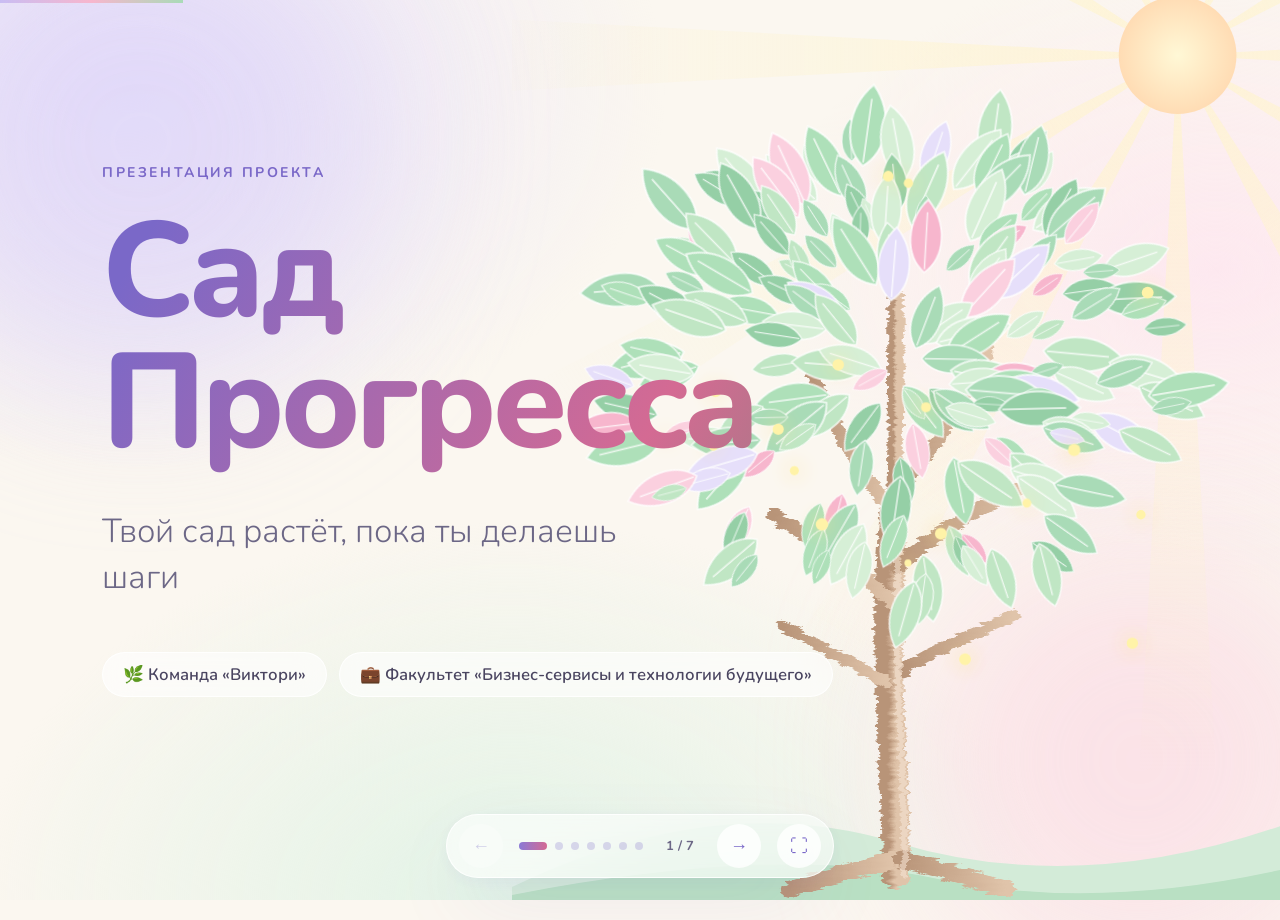
<file: index.html>
<!DOCTYPE html>
<html lang="ru">
<head>
<meta charset="utf-8">
<meta name="viewport" content="width=device-width, initial-scale=1, viewport-fit=cover">
<title>Сад Прогресса</title>
<link href="https://fonts.googleapis.com/css2?family=Nunito:wght@300;400;600;700;800&display=swap" rel="stylesheet">
<style>
:root{--ink:#4a4560;--soft:#6c6786;--lav:#e6dffa;--lavd:#7a68c8;--pink:#fde3ec;--pinkd:#d46a93;--green:#dcf0e0;--greend:#4c9a6a;--cream:#fbf7f0;
--glass:rgba(255,255,255,.52);--edge:1px solid rgba(255,255,255,.85);--shadow:0 30px 80px -20px rgba(122,104,200,.22),0 4px 16px rgba(122,104,200,.06)}
*{box-sizing:border-box;margin:0;padding:0}
html,body{height:100%;overflow:hidden}
body{font-family:Nunito,'Segoe UI',system-ui,sans-serif;color:var(--ink);background:var(--cream);-webkit-font-smoothing:antialiased;text-rendering:optimizeLegibility;-webkit-tap-highlight-color:transparent}
.bg{position:fixed;inset:0;background:radial-gradient(60% 60% at 10% 10%,#ece6fb 0,transparent 70%),radial-gradient(50% 50% at 95% 30%,#fde8ef 0,transparent 70%),radial-gradient(60% 60% at 40% 100%,#e2f3e6 0,transparent 70%)}
.orb{position:fixed;border-radius:50%;filter:blur(80px);opacity:.55;animation:drift 22s ease-in-out infinite alternate;pointer-events:none}
.o1{width:38vw;height:38vw;left:-8vw;top:-8vw;background:#d9cff7}
.o2{width:34vw;height:34vw;right:-6vw;bottom:-6vw;background:#fbd3e1;animation-delay:-9s}
@keyframes drift{to{transform:translate(6vw,5vh) scale(1.15)}}
#bar{position:fixed;top:0;left:0;height:3px;width:0;background:linear-gradient(90deg,#c9bdf3,#f7b6cd,#a9dbb7);transition:width .9s cubic-bezier(.2,.8,.2,1);z-index:30}
.slide{position:absolute;inset:0;padding:clamp(40px,7vw,96px) clamp(24px,8vw,140px) 130px;display:flex;flex-direction:column;justify-content:center;overflow-y:auto;opacity:0;visibility:hidden;transform:translateY(24px) scale(.99);transition:opacity .9s,transform 1s cubic-bezier(.2,.8,.2,1),visibility 0s 1s}
.slide.before{transform:translateY(-24px) scale(.99)}
.slide.active{opacity:1;visibility:visible;transform:none;transition-delay:0s}
.wrap{width:100%;max-width:1100px;margin:0 auto;position:relative;z-index:2}
.r{opacity:0;transform:translateY(26px);filter:blur(8px);transition:opacity 1s,transform 1.1s cubic-bezier(.2,.8,.2,1),filter 1s}
.active .r{opacity:1;transform:none;filter:none;transition-delay:calc(.3s + var(--i,0)*.14s)}
.eyebrow{display:block;font-weight:700;font-size:clamp(12px,1.2vw,14px);letter-spacing:.18em;text-transform:uppercase;color:var(--lavd);margin-bottom:clamp(14px,2vw,24px)}
h1,h2,h3{font-weight:800;letter-spacing:-.025em;line-height:1.08;color:var(--ink)}
h2{font-size:clamp(34px,5.4vw,72px);margin-bottom:clamp(20px,3vw,40px)}
h3{font-size:clamp(18px,1.8vw,24px);font-weight:700;letter-spacing:-.01em;margin-bottom:6px}
p{font-size:clamp(16px,1.55vw,21px);line-height:1.7;color:var(--soft);font-weight:400}
.lead{font-size:clamp(18px,2.1vw,28px);line-height:1.6;max-width:820px;font-weight:300;color:var(--ink)}
.lead b{font-weight:700;background:linear-gradient(120deg,var(--lavd),var(--pinkd));-webkit-background-clip:text;background-clip:text;color:transparent}
.glass{position:relative;background:var(--glass);border:var(--edge);border-radius:32px;box-shadow:var(--shadow);backdrop-filter:blur(24px) saturate(1.6);-webkit-backdrop-filter:blur(24px) saturate(1.6);padding:clamp(24px,3vw,44px)}
.pill{display:inline-flex;align-items:center;gap:8px;padding:10px 20px;border-radius:99px;background:rgba(255,255,255,.6);border:var(--edge);font-weight:600;font-size:clamp(14px,1.3vw,17px);color:var(--ink);backdrop-filter:blur(14px)}
.row{display:flex;gap:12px;flex-wrap:wrap}
.dot{width:46px;height:46px;border-radius:16px;display:grid;place-items:center;font-size:22px;flex:none;background:linear-gradient(135deg,var(--lav),var(--pink))}
/* title */
#s1 h1{font-size:clamp(56px,10.5vw,148px);font-weight:800;letter-spacing:-.04em;line-height:.98;background:linear-gradient(120deg,#7a68c8 5%,#d46a93 55%,#4c9a6a 100%);-webkit-background-clip:text;background-clip:text;color:transparent;margin-bottom:clamp(18px,2.4vw,32px);padding-bottom:.06em}
.slogan{font-size:clamp(20px,2.6vw,36px);font-weight:300;line-height:1.4;max-width:560px;margin-bottom:clamp(28px,4vw,52px)}
#tree{position:absolute;right:0;bottom:0;height:100%;width:60%;z-index:1;pointer-events:none}
#tree svg{width:100%;height:100%}
.draw{stroke-dasharray:var(--l);stroke-dashoffset:var(--l);animation:draw 2.6s .3s cubic-bezier(.4,0,.2,1) forwards}
@keyframes draw{to{stroke-dashoffset:0}}
.bk{opacity:0;animation:fi 1.6s 1.8s forwards}@keyframes fi{to{opacity:1}}
.lf{transform:scale(0);animation:pop 1.2s cubic-bezier(.3,1.4,.5,1) forwards,sway 7s ease-in-out infinite alternate}
@keyframes pop{to{transform:scale(1)}}
@keyframes sway{from{rotate:-3deg}to{rotate:3deg}}
.ff{animation:fly var(--t) ease-in-out infinite alternate,blink 3s ease-in-out infinite;filter:drop-shadow(0 0 8px #ffe58a)}
@keyframes fly{to{transform:translate(var(--dx),var(--dy))}}
@keyframes blink{50%{opacity:.2}}
.rays{transform-origin:520px 40px;animation:spin 140s linear infinite}
@keyframes spin{to{transform:rotate(360deg)}}
/* stats */
.stats{display:grid;grid-template-columns:1fr 1fr 1.2fr;gap:clamp(16px,2.4vw,32px);margin-top:clamp(28px,4vw,56px)}
.sc{--c:#7a68c8;--c2:#c9bdf3;text-align:center;padding:clamp(28px,3.4vw,48px) clamp(18px,2vw,28px)}
.sc.b{--c:#d46a93;--c2:#f7b6cd}.sc.c{--c:#4c9a6a;--c2:#a9dbb7}
.sc:before{content:"";position:absolute;inset:-2px;z-index:-1;border-radius:34px;background:linear-gradient(135deg,var(--c2),transparent 70%);filter:blur(26px);opacity:.75;animation:glow 4s ease-in-out infinite alternate}
@keyframes glow{to{opacity:.35;transform:scale(1.04)}}
.sc .big{font-size:clamp(76px,9vw,132px);font-weight:800;letter-spacing:-.05em;line-height:1;background:linear-gradient(160deg,var(--c),var(--c2));-webkit-background-clip:text;background-clip:text;color:transparent;padding-bottom:.05em}
.sc h3{margin:6px 0 16px;font-weight:600;color:var(--soft);font-size:clamp(16px,1.6vw,21px)}
.meter{height:8px;border-radius:9px;background:rgba(122,104,200,.12);overflow:hidden;margin:0 auto;max-width:200px}
.meter i{display:block;height:100%;width:0;border-radius:9px;background:linear-gradient(90deg,var(--c2),var(--c));box-shadow:0 0 14px var(--c2);transition:width 2.2s .8s cubic-bezier(.3,.8,.2,1)}
.active .meter i{width:var(--w)}
.pct{display:inline-block;margin-top:14px;font-weight:800;font-size:clamp(18px,1.9vw,24px);color:var(--c)}
.sc.win{border:1.5px solid rgba(76,154,106,.55);background:rgba(255,255,255,.7);box-shadow:0 30px 90px -16px rgba(76,154,106,.5)}
.sc.win:before{opacity:1;inset:-6px;filter:blur(34px);background:linear-gradient(135deg,#a9dbb7,#fbd0df 80%)}
.badge{position:absolute;top:-16px;left:50%;transform:translateX(-50%);white-space:nowrap;padding:8px 18px;border-radius:99px;font-weight:800;font-size:13px;letter-spacing:.04em;color:#fff;background:linear-gradient(120deg,#4c9a6a,#7cc59a);box-shadow:0 10px 24px -6px rgba(76,154,106,.7)}
.sc.win .big{font-size:clamp(88px,10.5vw,152px)}
.btn span{transition:transform .4s cubic-bezier(.2,.8,.2,1)}.btn:hover span{transform:translateX(8px)}
.btn.big{padding:clamp(22px,2.6vw,32px) clamp(40px,5.4vw,76px);font-size:clamp(20px,2.6vw,32px);position:relative;overflow:hidden}
.btn.big:after{content:"";position:absolute;top:0;left:-60%;width:40%;height:100%;background:linear-gradient(100deg,transparent,rgba(255,255,255,.45),transparent);transform:skewX(-20deg);transition:left .8s}
.btn.big:hover:after{left:130%}
/* user */
.grid2{display:grid;grid-template-columns:1fr 1fr;gap:clamp(20px,3vw,48px);align-items:center}
.avatar{width:96px;height:96px;border-radius:50%;display:grid;place-items:center;font-size:44px;font-weight:800;color:#fff;background:linear-gradient(135deg,#b9a9ee,#f6a9c4);box-shadow:0 18px 40px -10px rgba(212,106,147,.5);margin-bottom:22px}
.steps{display:flex;flex-direction:column;gap:14px;margin-top:26px}
.steps div{display:flex;gap:14px;align-items:center;font-weight:600;color:var(--ink);font-size:clamp(15px,1.5vw,19px)}
/* tariff */
.tariff{max-width:560px;margin:0 auto;text-align:center;padding:clamp(32px,4vw,56px);overflow:hidden}
.tariff:before{content:"";position:absolute;inset:0;background:radial-gradient(70% 50% at 50% 0,rgba(201,189,243,.55),transparent 70%);z-index:-1}
.price{font-size:clamp(64px,8vw,104px);font-weight:800;letter-spacing:-.05em;line-height:1;margin:16px 0 4px;background:linear-gradient(120deg,#7a68c8,#d46a93);-webkit-background-clip:text;background-clip:text;color:transparent;padding-bottom:.06em}
.price small{font-size:.28em;letter-spacing:0;font-weight:600;color:var(--soft);-webkit-text-fill-color:var(--soft)}
.list{list-style:none;text-align:left;margin:30px 0 32px;display:flex;flex-direction:column;gap:16px}
.list li{display:flex;gap:14px;align-items:center;font-weight:600;color:var(--ink);font-size:clamp(15px,1.5vw,19px)}
.list li:before{content:"✓";flex:none;width:28px;height:28px;border-radius:50%;display:grid;place-items:center;font-size:14px;color:#fff;background:linear-gradient(135deg,#a9dbb7,#4c9a6a)}
.btn{display:inline-flex;align-items:center;gap:12px;padding:clamp(16px,1.8vw,22px) clamp(32px,4vw,52px);border-radius:99px;font:800 clamp(17px,2vw,24px) Nunito,sans-serif;color:#fff;text-decoration:none;background:linear-gradient(120deg,#8a79d6,#d46a93);box-shadow:0 20px 44px -10px rgba(138,121,214,.65);transition:transform .4s cubic-bezier(.2,.8,.2,1),box-shadow .4s}
.btn:hover{transform:translateY(-4px) scale(1.03);box-shadow:0 28px 56px -10px rgba(212,106,147,.7)}
.btn.big{margin-top:clamp(24px,3vw,40px);animation:pulse 3s ease-in-out infinite}
@keyframes pulse{50%{box-shadow:0 20px 64px -6px rgba(212,106,147,.7)}}
.phone{width:min(240px,56vw);aspect-ratio:9/18;margin:0 auto;border-radius:40px;padding:10px;background:rgba(255,255,255,.55);border:var(--edge);box-shadow:var(--shadow);animation:float 6s ease-in-out infinite alternate}
.phone div{height:100%;border-radius:31px;background:linear-gradient(180deg,#efe9fc,#e2f3e6);display:flex;flex-direction:column;align-items:center;justify-content:flex-end;padding:16px;gap:10px}
.phone i{font-style:normal;font-size:84px;margin-bottom:auto;margin-top:30px}
.phone span{width:100%;padding:10px;border-radius:16px;background:rgba(255,255,255,.85);text-align:center;font-weight:600;font-size:13px;color:var(--ink)}
@keyframes float{to{transform:translateY(-14px)}}
/* timeline */
.tl{position:relative;display:grid;grid-template-columns:repeat(3,1fr);gap:clamp(20px,3vw,40px);padding-top:46px}
.tl:before{content:"";position:absolute;top:12px;left:0;height:4px;width:0;border-radius:4px;background:linear-gradient(90deg,#c9bdf3,#f7b6cd,#a9dbb7);transition:width 2.4s .6s cubic-bezier(.3,.8,.2,1)}
.active .tl:before{width:100%}
.tl .glass:after{content:"";position:absolute;top:-45px;left:34px;width:22px;height:22px;border-radius:50%;background:#fff;border:5px solid var(--n,#7a68c8);box-shadow:0 0 0 8px rgba(255,255,255,.5),0 0 24px var(--n,#7a68c8)}
.tl .glass:nth-child(2){--n:#d46a93}.tl .glass:nth-child(3){--n:#4c9a6a}
.month{font-size:clamp(28px,3.2vw,44px);font-weight:800;letter-spacing:-.03em;color:var(--n,#7a68c8);margin-bottom:10px}
/* nav */
#nav{position:fixed;left:50%;bottom:max(22px,env(safe-area-inset-bottom));transform:translateX(-50%);display:flex;align-items:center;gap:16px;padding:9px 12px;border-radius:99px;background:rgba(255,255,255,.6);border:var(--edge);backdrop-filter:blur(24px);-webkit-backdrop-filter:blur(24px);box-shadow:var(--shadow);z-index:30}
#nav button{width:44px;height:44px;border:0;border-radius:50%;font-size:18px;cursor:pointer;color:var(--lavd);background:rgba(255,255,255,.8);transition:transform .3s,opacity .3s}
#nav button:hover{transform:scale(1.1)}
#nav button:disabled{opacity:.3;cursor:default;transform:none}
.dots{display:flex;gap:8px}
.dots i{width:8px;height:8px;border-radius:9px;background:rgba(122,104,200,.25);cursor:pointer;transition:all .5s cubic-bezier(.2,.8,.2,1)}
.dots i.on{width:28px;background:linear-gradient(90deg,#8a79d6,#d46a93)}
#cnt{font-weight:700;font-size:13px;color:var(--soft);min-width:42px;text-align:center}
@media(max-width:860px){
.grid2,.stats,.tl{grid-template-columns:1fr}.sc.win{margin-top:14px}
.slide{justify-content:flex-start;padding-top:48px}
#tree{width:100%;opacity:.4}
.tl{gap:56px}.dots{display:none}
}
@media(prefers-reduced-motion:reduce){*{animation-duration:.01s!important;transition-duration:.01s!important}}
</style>
</head>
<body>
<div class="bg"></div><div class="orb o1"></div><div class="orb o2"></div><div id="bar"></div>

<!-- 1 -->
<section class="slide" id="s1"><div id="tree" aria-hidden="true">
<svg viewBox="0 0 600 700" preserveAspectRatio="xMidYMax meet">
<defs>
<radialGradient id="sun"><stop offset="0" stop-color="#fff8d6"/><stop offset="1" stop-color="#ffdcb4"/></radialGradient>
<linearGradient id="rayg" x1="0" y1="0" x2="0" y2="1"><stop offset="0" stop-color="#fff4cc" stop-opacity=".7"/><stop offset="1" stop-color="#fff4cc" stop-opacity="0"/></linearGradient>
<filter id="bark" x="-30%" y="-5%" width="160%" height="110%"><feTurbulence type="fractalNoise" baseFrequency=".05 .32" numOctaves="3" seed="4" result="n"/><feDisplacementMap in="SourceGraphic" in2="n" scale="8" xChannelSelector="R" yChannelSelector="G"/></filter>
<linearGradient id="trunk" x1="0" x2="1"><stop offset="0" stop-color="#b89478"/><stop offset="1" stop-color="#e0c4aa"/></linearGradient>
</defs>
<g class="rays"><g transform="translate(520 40)" id="rays"></g></g>
<circle cx="520" cy="40" r="46" fill="url(#sun)"/>
<path d="M-20 700 Q150 610 300 655 T620 635 V700Z" fill="#d3ebd8"/>
<path d="M-20 700 Q200 655 330 683 T620 672 V700Z" fill="#b9e0c3"/>
<g fill="none" stroke="url(#trunk)" stroke-linecap="round" filter="url(#bark)">
<path class="draw" style="--l:330" stroke-width="22" d="M300 680 C300 590 288 500 298 400"/>
<path class="draw" style="--l:150" stroke-width="11" d="M300 470 C270 440 240 420 205 400"/>
<path class="draw" style="--l:150" stroke-width="11" d="M300 440 C335 410 370 390 410 372"/>
<path class="draw" style="--l:160" stroke-width="10" d="M298 400 C270 360 250 330 235 290"/>
<path class="draw" style="--l:160" stroke-width="10" d="M302 380 C335 340 355 310 372 270"/>
<path class="draw" style="--l:180" stroke-width="12" d="M298 400 C300 340 300 300 300 230"/>
<path class="draw" style="--l:120" stroke-width="9" d="M292 530 C260 510 235 500 212 486"/>
<path class="draw" style="--l:120" stroke-width="9" d="M306 520 C340 500 365 490 392 478"/>
<path class="draw" style="--l:90" stroke-width="13" d="M298 668 C270 676 245 682 218 692"/>
<path class="draw" style="--l:90" stroke-width="13" d="M304 668 C332 676 358 682 386 692"/>
<path class="draw" style="--l:330" stroke-width="5" stroke="#f6e3d2" stroke-opacity=".6" d="M307 680 C307 590 295 500 304 400"/>
</g>
<g id="bark"></g><g id="leaves"></g><g id="flies"></g>
</svg></div>
<div class="wrap">
<span class="eyebrow r" style="--i:0">Презентация проекта</span>
<h1 class="r" style="--i:1">Сад<br>Прогресса</h1>
<p class="slogan r" style="--i:2">Твой сад растёт, пока ты делаешь шаги</p>
<div class="row r" style="--i:3"><span class="pill">🌿 Команда «Виктори»</span><span class="pill">💼 Факультет «Бизнес-сервисы и технологии будущего»</span></div> 
</div></section>

<!-- 2 -->
<section class="slide" id="s2"><div class="wrap">
<span class="eyebrow r" style="--i:0">Проблема · удержание в трекере</span>
<h2 class="r" style="--i:1">Начать — так непросто</h2>
<p class="lead r" style="--i:2">Людям с СДВГ сложно начинать большие задачи. Они бросают их на полпути и чувствуют <b>вину</b> из-за жёстких дедлайнов.</p>
<div class="stats">
<div class="glass sc r" style="--i:3"><div class="big"><span data-to="50">0</span></div><h3>человек опрошено</h3><div class="meter"><i style="--w:100%"></i></div></div>
<div class="glass sc b r" style="--i:4"><div class="big"><span data-to="42">0</span></div><h3>забросили обычные трекеры</h3><div class="meter"><i style="--w:84%"></i></div><div class="pct"><span data-to="84">0</span>%</div></div>
<div class="glass sc c win r" style="--i:5"><div class="badge">★ Наш главный успех</div><div class="big"><span data-to="38">0</span></div><h3>остались в нашем трекере «Сад Прогресса»</h3><div class="meter"><i style="--w:76%"></i></div><div class="pct"><span data-to="76">0</span>%</div></div>
</div></div></section>

<!-- 3 -->
<section class="slide" id="s3"><div class="wrap">
<span class="eyebrow r" style="--i:0">Пользователь и решение</span>
<h2 class="r" style="--i:1">Знакомьтесь, Андрей</h2>
<div class="grid2">
<div class="glass r" style="--i:2"><div class="avatar">А</div><h3>Андрей, 16 лет, школьник</h3><p>Готовится к экзаменам, но застревает перед объёмными домашками и боится осуждения из-за срывов.</p></div>
<div class="r" style="--i:3"><p class="lead" style="font-size:clamp(18px,1.9vw,26px)">Наше приложение <b>бережно</b> разбивает задачи на микро-шаги с помощью ИИ. Оно начисляет капельки и позволяет растить сад, который не погибает от пропусков.</p>
<div class="steps"><div><span class="dot">✨</span>Микро-шаги с помощью ИИ</div><div><span class="dot">💧</span>Капельки за каждый шаг</div><div><span class="dot">🌳</span>Сад, который ждёт тебя</div></div></div>
</div></div></section>

<!-- 4 -->
<section class="slide" id="s4"><div class="wrap">
<span class="eyebrow r" style="--i:0">Актуальность идеи</span>
<h2 class="r" style="--i:1">Время бережных приложений</h2>
<p class="lead r" style="--i:2;max-width:940px">Подростки и взрослые устали от выгорания и жёсткой продуктивности. Растёт спрос на «бережные» приложения (<b>mental health tech</b>). Мы решаем проблему мотивации <b>без насилия над собой</b>.</p>
<div class="row r" style="--i:3;margin-top:clamp(28px,4vw,52px)"><span class="pill">🌫️ Усталость от выгорания</span><span class="pill">🌱 Mental health tech</span><span class="pill">💚 Мотивация без давления</span></div>
</div></section>

<!-- 5 -->
<section class="slide" id="s5"><div class="wrap">
<span class="eyebrow r" style="--i:0;text-align:center">Деньги и монетизация</span>
<div class="glass tariff r" style="--i:1">
<span class="pill">✨ Премиум</span>
<div class="price">399 ₽<small> / мес</small></div>
<p>3 дня бесплатно</p>
<ul class="list"><li>Личный «Дух сада» — ИИ-психолог</li><li>Редкие растения</li><li>Глубокий разбор задач</li><li>Голосовое сопровождение</li></ul>
<a class="btn" href="index12.html" target="_blank" rel="noopener">Попробовать бесплатно</a>
</div></div></section>

<!-- 6 -->
<section class="slide" id="s6"><div class="wrap">
<span class="eyebrow r" style="--i:0">Прототип</span>
<div class="grid2">
<div><h2 class="r" style="--i:1">Он уже работает</h2>
<p class="lead r" style="--i:2">Создан рабочий PWA-прототип с ИИ-чатом, садом и голосовым вводом.</p>
<a class="btn big r" style="--i:3" href="index12.html" target="_blank" rel="noopener">Перейти на сайт <span>→</span></a></div>
<div class="phone r" style="--i:3"><div><i>🌳</i><span>💧 Шаг 1: открыть файл</span><span>💧 Шаг 2: написать план</span><span>🎙️ Скажи задачу голосом</span></div></div>
</div></div></section>

<!-- 7 -->
<section class="slide" id="s7"><div class="wrap">
<span class="eyebrow r" style="--i:0">Что дальше</span>
<h2 class="r" style="--i:1">Дорожная карта</h2>
<div class="tl r" style="--i:2">
<div class="glass"><div class="month">Октябрь</div><h3>Тестирование</h3><p>Внедрение реального ИИ и интеграция с календарём</p></div>
<div class="glass"><div class="month">Ноябрь</div><h3>Реальный ИИ</h3><p>Тестирование на ральных пользоватеях</p></div>
<div class="glass"><div class="month">Декабрь</div><h3>Запуск маркетинга</h3><p>В Telegram-сообществах.</p></div>
</div></div></section>

<nav id="nav"><button id="prev" aria-label="Назад">←</button><div class="dots" id="dots"></div><span id="cnt">1 / 7</span><button id="next" aria-label="Вперёд">→</button><button id="fs" aria-label="Во весь экран">⛶</button></nav>

<script>
const NS='http://www.w3.org/2000/svg',el=(n,a,p)=>{const e=document.createElementNS(NS,n);for(const k in a)e.setAttribute(k,a[k]);p&&p.appendChild(e);return e};
let s=7;const rnd=()=>(s=s*16807%2147483647)/2147483647;
const rg=document.getElementById('rays');
for(let i=0;i<12;i++)el('path',{d:'M0 0 L-30 560 L30 560Z',fill:'url(#rayg)',transform:`rotate(${i*30})`},rg);
const bk=document.getElementById('bark');
for(let i=0;i<34;i++){const y=420+rnd()*250,x=299+(rnd()-.5)*18;el('path',{d:`M${x} ${y} q3 -9 -1 -19 t2 -17`,stroke:'#8a6249','stroke-opacity':.45,'stroke-width':1+rnd()*1.4,'stroke-linecap':'round',fill:'none',class:'bk'},bk)}
const cols=['#a9dbb7','#c0e6c4','#95cfa6','#d6efd6','#aee0b9'],pk=['#fbd0df','#f7b6cd','#e6dffa'],pts=[];
for(let i=0;i<190;i++){const a=rnd()*6.283,r=Math.sqrt(rnd()),x=300+Math.cos(a)*r*210,y=285+Math.sin(a)*r*170;if(y>470)continue;pts.push({x,y,rot:Math.atan2(y-285,x-300)*57.3+90+rnd()*50-25,sc:.6+rnd()*.8,c:rnd()<.16?pk[i%3]:cols[i%5]})}
pts.sort((a,b)=>a.y-b.y);
const lv=document.getElementById('leaves');
pts.forEach((p,i)=>{const g=el('g',{transform:`translate(${p.x} ${p.y}) rotate(${p.rot}) scale(${p.sc})`},lv);
const l=el('g',{class:'lf',style:`animation-delay:${1.6+i*.022}s,${i%5}s`},g);
el('path',{d:'M0 0C-13-10-13-32 0-46C13-32 13-10 0 0Z',fill:p.c,stroke:'rgba(255,255,255,.7)','stroke-width':1.2},l);
el('path',{d:'M0 -2V-38',stroke:'rgba(255,255,255,.75)','stroke-width':1,fill:'none'},l)});
const fl=document.getElementById('flies');
for(let i=0;i<18;i++)el('circle',{cx:120+rnd()*380,cy:120+rnd()*420,r:2.5+rnd()*2.5,fill:'#fff3a8',class:'ff',style:`--dx:${rnd()*60-30}px;--dy:${rnd()*60-30}px;--t:${4+rnd()*5}s;animation-delay:${rnd()*3+2}s,${rnd()*2}s`},fl);
const slides=[...document.querySelectorAll('.slide')],N=slides.length,dots=document.getElementById('dots'),bar=document.getElementById('bar'),cnt=document.getElementById('cnt'),prev=document.getElementById('prev'),next=document.getElementById('next');
let cur=-1,timer;
slides.forEach((_,i)=>{const d=document.createElement('i');d.onclick=()=>go(i);dots.appendChild(d)});
function count(){cancelAnimationFrame(timer);const els=[...document.querySelectorAll('[data-to]')],t0=performance.now()+700;const f=t=>{const k=Math.min(Math.max((t-t0)/2200,0),1),e=1-Math.pow(1-k,3);els.forEach(x=>x.textContent=Math.round(+x.dataset.to*e));if(k<1)timer=requestAnimationFrame(f)};timer=requestAnimationFrame(f)}
function go(n){n=Math.max(0,Math.min(N-1,n));if(n===cur)return;
slides.forEach((x,i)=>{x.classList.toggle('active',i===n);x.classList.toggle('before',i<n);if(i===n)x.scrollTop=0});
if(n===1)count();else document.querySelectorAll('[data-to]').forEach(x=>x.textContent=0);
[...dots.children].forEach((d,i)=>d.classList.toggle('on',i===n));
bar.style.width=((n+1)/N*100)+'%';cnt.textContent=(n+1)+' / '+N;prev.disabled=n===0;next.disabled=n===N-1;cur=n;history.replaceState(null,'','#'+(n+1))}
document.addEventListener('keydown',e=>{if(['ArrowRight','ArrowDown','PageDown',' '].includes(e.key)){e.preventDefault();go(cur+1)}else if(['ArrowLeft','ArrowUp','PageUp'].includes(e.key)){e.preventDefault();go(cur-1)}else if(e.key==='Home')go(0);else if(e.key==='End')go(N-1);else if(e.key==='f')fs()});
prev.onclick=()=>go(cur-1);next.onclick=()=>go(cur+1);
function fs(){document.fullscreenElement?document.exitFullscreen():document.documentElement.requestFullscreen&&document.documentElement.requestFullscreen()}
document.getElementById('fs').onclick=fs;
let x0=null,y0=0;
document.addEventListener('touchstart',e=>{x0=e.touches[0].clientX;y0=e.touches[0].clientY},{passive:true});
document.addEventListener('touchend',e=>{if(x0===null)return;const dx=e.changedTouches[0].clientX-x0,dy=e.changedTouches[0].clientY-y0;if(Math.abs(dx)>60&&Math.abs(dx)>Math.abs(dy)*1.4)go(cur+(dx<0?1:-1));x0=null},{passive:true});
go((parseInt(location.hash.slice(1))||1)-1);
</script>
</body>
</html>
</file>
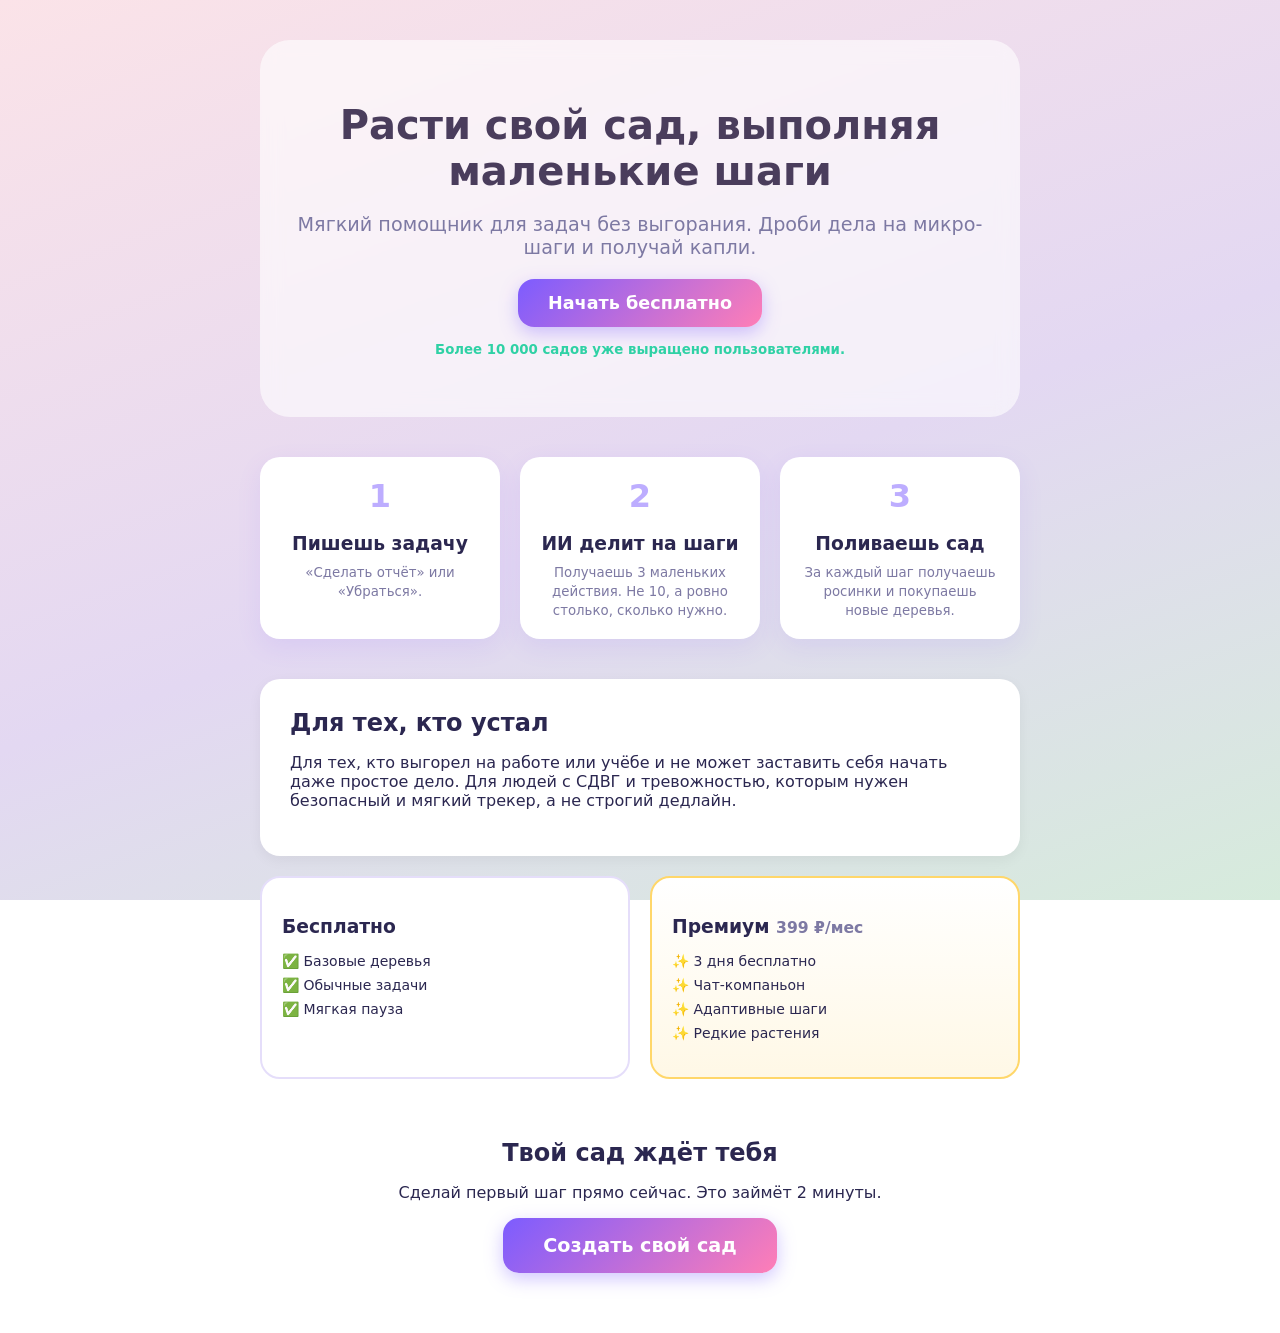
<file: beta.html>
<!DOCTYPE html>
<html lang="ru">
<head>
  <meta charset="UTF-8">
  <meta name="viewport" content="width=device-width, initial-scale=1.0">
  <title>Сад Прогресса — мягкий трекер задач</title>
  <link href="https://fonts.googleapis.com/css2?family=Comfortaa:wght@500;700&family=Nunito:wght@400;600;800&display=swap" rel="stylesheet">
  <link rel="stylesheet" href="styles.css">
  <style>
    /* Стили для лендинга */
    .landing { max-width: 800px; margin: 0 auto; padding: 20px; }
    .hero-l { text-align: center; padding: 60px 20px; background: rgba(255,255,255,0.6); border-radius: 30px; margin-top: 20px; backdrop-filter: blur(10px); }
    .hero-l h1 { font-size: 2.5rem; margin-bottom: 10px; color: var(--xink); }
    .hero-l p { font-size: 1.2rem; color: var(--mut); margin-bottom: 20px; }
    .hero-l small { display: block; margin-top: 15px; color: var(--mint); font-weight: bold; }
    
    .steps { display: grid; grid-template-columns: repeat(auto-fit, minmax(200px, 1fr)); gap: 20px; margin: 40px 0; }
    .step-card { background: #fff; padding: 20px; border-radius: 20px; text-align: center; box-shadow: 0 8px 24px rgba(124,92,255,.1); }
    .step-card .num { font-size: 2rem; font-weight: 800; color: var(--pri); opacity: 0.5; }

    .target { background: #fff; padding: 30px; border-radius: 20px; margin: 20px 0; box-shadow: 0 4px 14px rgba(0,0,0,0.05); }
    .target h2 { margin-bottom: 15px; }
    
    .pricing { display: grid; grid-template-columns: 1fr 1fr; gap: 20px; margin: 20px 0; }
    .price-card { background: #fff; padding: 20px; border-radius: 20px; border: 2px solid #e5defa; }
    .price-card.gold { border-color: #ffd76a; background: linear-gradient(#fff,#fff8e6); }
    .price-card h3 { margin-bottom: 10px; }
    .price-card ul { list-style: none; padding: 0; }
    .price-card li { margin-bottom: 8px; font-size: 14px; }
    
    .final-cta { text-align: center; padding: 40px; }
    .final-cta button { font-size: 1.2rem; padding: 16px 40px; }
  </style>
</head>
<body class="hm-on">
  <div id="art">
    <!-- Фоновый SVG из вашего основного файла -->
  </div>

  <main class="landing">
    <!-- 1. ПЕРВЫЙ ЭКРАН -->
    <section class="hero-l">
      <h1>Расти свой сад, выполняя маленькие шаги</h1>
      <p>Мягкий помощник для задач без выгорания. Дроби дела на микро-шаги и получай капли.</p>
      <a href="index.html" style="text-decoration:none;">
        <button class="btn go" style="font-size: 1.1rem; padding: 14px 30px;">Начать бесплатно</button>
      </a>
      <small>Более 10 000 садов уже выращено пользователями.</small>
    </section>

    <!-- 2. КАК ЭТО РАБОТАЕТ (3 ШАГА) -->
    <section class="steps">
      <div class="step-card">
        <div class="num">1</div>
        <h3>Пишешь задачу</h3>
        <small>«Сделать отчёт» или «Убраться».</small>
      </div>
      <div class="step-card">
        <div class="num">2</div>
        <h3>ИИ делит на шаги</h3>
        <small>Получаешь 3 маленьких действия. Не 10, а ровно столько, сколько нужно.</small>
      </div>
      <div class="step-card">
        <div class="num">3</div>
        <h3>Поливаешь сад</h3>
        <small>За каждый шаг получаешь росинки и покупаешь новые деревья.</small>
      </div>
    </section>

    <!-- 3. ДЛЯ КОГО -->
    <section class="target">
      <h2>Для тех, кто устал</h2>
      <p>Для тех, кто выгорел на работе или учёбе и не может заставить себя начать даже простое дело. Для людей с СДВГ и тревожностью, которым нужен безопасный и мягкий трекер, а не строгий дедлайн.</p>
    </section>

    <!-- 4. СКОЛЬКО СТОИТ -->
    <section class="pricing">
      <div class="price-card">
        <h3>Бесплатно</h3>
        <ul>
          <li>✅ Базовые деревья</li>
          <li>✅ Обычные задачи</li>
          <li>✅ Мягкая пауза</li>
        </ul>
      </div>
      <div class="price-card gold">
        <h3>Премиум <small>399 ₽/мес</small></h3>
        <ul>
          <li>✨ 3 дня бесплатно</li>
          <li>✨ Чат-компаньон</li>
          <li>✨ Адаптивные шаги</li>
          <li>✨ Редкие растения</li>
        </ul>
      </div>
    </section>

    <!-- 5. ПРИЗЫВ К ДЕЙСТВИЮ -->
    <section class="final-cta">
      <h2>Твой сад ждёт тебя</h2>
      <p>Сделай первый шаг прямо сейчас. Это займёт 2 минуты.</p>
      <a href="index.html" style="text-decoration:none;">
        <button class="btn go">Создать свой сад</button>
      </a>
    </section>
  </main>
</body>
</html>
</file>
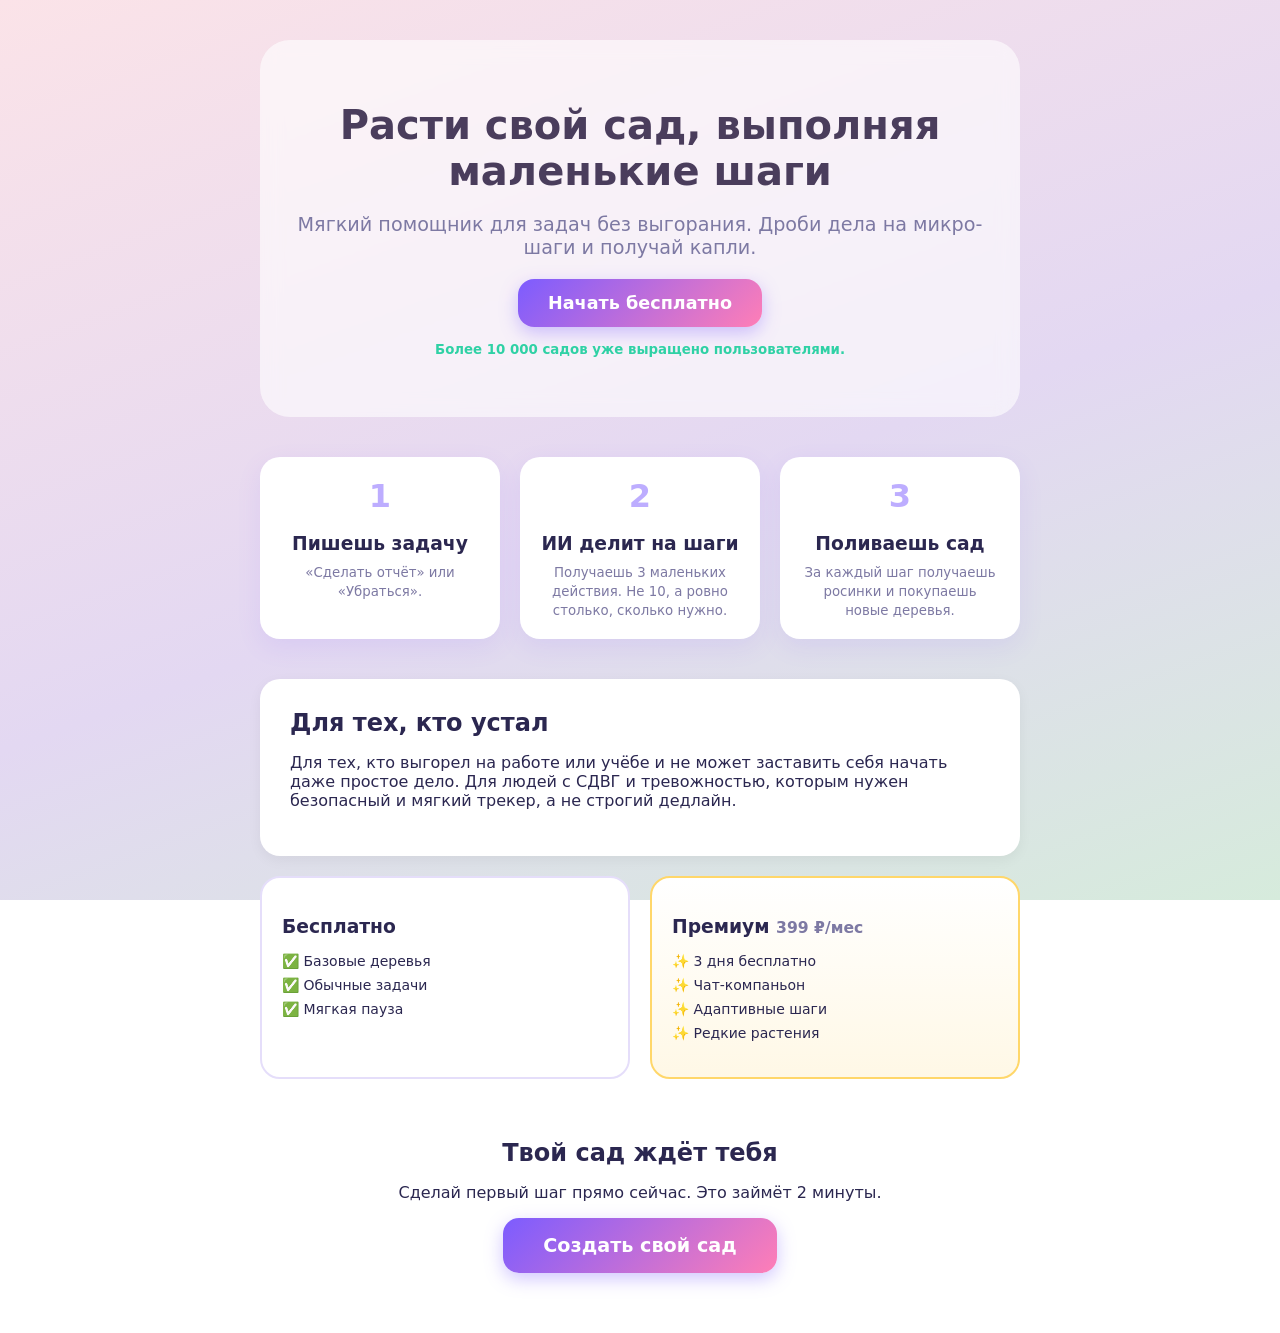
<file: index12.html>
<!DOCTYPE html>
<html lang="ru">
<head>
  <meta charset="UTF-8">
  <meta name="viewport" content="width=device-width, initial-scale=1.0">
  <title>Сад Прогресса — мягкий трекер задач</title>
  <link href="https://fonts.googleapis.com/css2?family=Comfortaa:wght@500;700&family=Nunito:wght@400;600;800&display=swap" rel="stylesheet">
  <link rel="stylesheet" href="styles.css">
  <style>
    /* Стили для лендинга */
    .landing { max-width: 800px; margin: 0 auto; padding: 20px; }
    .hero-l { text-align: center; padding: 60px 20px; background: rgba(255,255,255,0.6); border-radius: 30px; margin-top: 20px; backdrop-filter: blur(10px); }
    .hero-l h1 { font-size: 2.5rem; margin-bottom: 10px; color: var(--xink); }
    .hero-l p { font-size: 1.2rem; color: var(--mut); margin-bottom: 20px; }
    .hero-l small { display: block; margin-top: 15px; color: var(--mint); font-weight: bold; }
    
    .steps { display: grid; grid-template-columns: repeat(auto-fit, minmax(200px, 1fr)); gap: 20px; margin: 40px 0; }
    .step-card { background: #fff; padding: 20px; border-radius: 20px; text-align: center; box-shadow: 0 8px 24px rgba(124,92,255,.1); }
    .step-card .num { font-size: 2rem; font-weight: 800; color: var(--pri); opacity: 0.5; }

    .target { background: #fff; padding: 30px; border-radius: 20px; margin: 20px 0; box-shadow: 0 4px 14px rgba(0,0,0,0.05); }
    .target h2 { margin-bottom: 15px; }
    
    .pricing { display: grid; grid-template-columns: 1fr 1fr; gap: 20px; margin: 20px 0; }
    .price-card { background: #fff; padding: 20px; border-radius: 20px; border: 2px solid #e5defa; }
    .price-card.gold { border-color: #ffd76a; background: linear-gradient(#fff,#fff8e6); }
    .price-card h3 { margin-bottom: 10px; }
    .price-card ul { list-style: none; padding: 0; }
    .price-card li { margin-bottom: 8px; font-size: 14px; }
    
    .final-cta { text-align: center; padding: 40px; }
    .final-cta button { font-size: 1.2rem; padding: 16px 40px; }
  </style>
</head>
<body class="hm-on">
  <div id="art">
    <!-- Фоновый SVG из вашего основного файла -->
  </div>

  <main class="landing">
    <!-- 1. ПЕРВЫЙ ЭКРАН -->
    <section class="hero-l">
      <h1>Расти свой сад, выполняя маленькие шаги</h1>
      <p>Мягкий помощник для задач без выгорания. Дроби дела на микро-шаги и получай капли.</p>
      <a href="index1.html" style="text-decoration:none;">
        <button class="btn go" style="font-size: 1.1rem; padding: 14px 30px;">Начать бесплатно</button>
      </a>
      <small>Более 10 000 садов уже выращено пользователями.</small>
    </section>

    <!-- 2. КАК ЭТО РАБОТАЕТ (3 ШАГА) -->
    <section class="steps">
      <div class="step-card">
        <div class="num">1</div>
        <h3>Пишешь задачу</h3>
        <small>«Сделать отчёт» или «Убраться».</small>
      </div>
      <div class="step-card">
        <div class="num">2</div>
        <h3>ИИ делит на шаги</h3>
        <small>Получаешь 3 маленьких действия. Не 10, а ровно столько, сколько нужно.</small>
      </div>
      <div class="step-card">
        <div class="num">3</div>
        <h3>Поливаешь сад</h3>
        <small>За каждый шаг получаешь росинки и покупаешь новые деревья.</small>
      </div>
    </section>

    <!-- 3. ДЛЯ КОГО -->
    <section class="target">
      <h2>Для тех, кто устал</h2>
      <p>Для тех, кто выгорел на работе или учёбе и не может заставить себя начать даже простое дело. Для людей с СДВГ и тревожностью, которым нужен безопасный и мягкий трекер, а не строгий дедлайн.</p>
    </section>

    <!-- 4. СКОЛЬКО СТОИТ -->
    <section class="pricing">
      <div class="price-card">
        <h3>Бесплатно</h3>
        <ul>
          <li>✅ Базовые деревья</li>
          <li>✅ Обычные задачи</li>
          <li>✅ Мягкая пауза</li>
        </ul>
      </div>
      <div class="price-card gold">
        <h3>Премиум <small>399 ₽/мес</small></h3>
        <ul>
          <li>✨ 3 дня бесплатно</li>
          <li>✨ Чат-компаньон</li>
          <li>✨ Адаптивные шаги</li>
          <li>✨ Редкие растения</li>
        </ul>
      </div>
    </section>

    <!-- 5. ПРИЗЫВ К ДЕЙСТВИЮ -->
    <section class="final-cta">
      <h2>Твой сад ждёт тебя</h2>
      <p>Сделай первый шаг прямо сейчас. Это займёт 2 минуты.</p>
      <a href="index1.html" style="text-decoration:none;">
        <button class="btn go">Создать свой сад</button>
      </a>
    </section>
  </main>
</body>
</html>
</file>
<file: styles.css>
/* =========================================================================
   САД ПРОГРЕССА — styles.css
   Секции:
     1. CSS-переменные / @property
     2. Base
     3. Layout / общие блоки
     4. Hero / настроения
     5. Кнопки
     6. Задачи
     7. Таббар
     8. Сад
     9. Магазин / premium
    10. Люди / статистика
    11. Онбординг / toast
    12. v4 — анимации
    13. Чат
    14. Пауза
    15. Аватары
    16. HM (главная v5) / темы
    17. Дух
    18. Окна v5
   ========================================================================= */

/* ===== 1. CSS-переменные / @property ===== */
@property --s1   { syntax:'<color>';  inherits:true; initial-value:#7ec8f5 }
@property --s2   { syntax:'<color>';  inherits:true; initial-value:#d6f0ff }
@property --g1   { syntax:'<color>';  inherits:true; initial-value:#8fdc6b }
@property --g2   { syntax:'<color>';  inherits:true; initial-value:#6cc455 }
@property --h    { syntax:'<color>';  inherits:true; initial-value:#7fd36a }
@property --sp   { syntax:'<number>'; inherits:true; initial-value:1.2 }
@property --sun  { syntax:'<number>'; inherits:true; initial-value:1 }
@property --haze { syntax:'<number>'; inherits:true; initial-value:0 }

:root{
  --pri:#7c5cff; --pk:#ff7eb6; --mint:#2fd1a5; --ink:#2b2750; --mut:#7d79a3;
  transition: --s1 1.4s, --s2 1.4s, --g1 1.4s, --g2 1.4s, --h 1.4s, --sp 1.4s, --sun 1.4s, --haze 1.4s;
}

/* ===== 2. Base ===== */
*{ box-sizing:border-box; -webkit-tap-highlight-color:transparent }
body{
  margin:0;
  font-family:system-ui,-apple-system,"Segoe UI",Roboto,sans-serif;
  color:var(--ink);
  background:linear-gradient(180deg,#f4efff,#e8f6ff 60%,#fff0f7);
  min-height:100vh;
}
button{ font:inherit; cursor:pointer; border:0 }
svg{ display:block }
h1{ margin:2px 0 0; font-size:26px }
h2{ margin:0 }
h3{ margin:18px 0 8px }
small{ color:var(--mut) }

/* ===== 3. Layout / общие блоки ===== */
.scr{ max-width:720px; margin:0 auto; padding:14px 14px 100px; animation:fin .45s ease }
@keyframes fin{ from{opacity:0; transform:translateY(8px)} to{opacity:1; transform:none} }

.row{ display:flex; align-items:center; justify-content:space-between; gap:10px }
.card{ background:#fff; border-radius:22px; padding:16px; box-shadow:0 8px 26px rgba(124,92,255,.12); margin-top:14px }

/* ===== 4. Hero / настроения ===== */
.hero{ border-radius:26px; padding:16px; background:linear-gradient(135deg,var(--s1),var(--s2)); color:#2b2750; box-shadow:0 10px 30px rgba(124,92,255,.15) }
.dew{ display:flex; align-items:center; gap:6px; background:#fff; border-radius:99px; padding:7px 13px; font-weight:700; box-shadow:0 4px 12px rgba(0,0,0,.08) }
.chips{ display:flex; gap:8px; flex-wrap:wrap; margin:12px 0 8px }
.mc{ padding:8px 13px; border-radius:99px; background:rgba(255,255,255,.65); color:var(--ink); font-weight:600; font-size:13px; transition:.3s }
.mc.on{ background:#fff; box-shadow:0 4px 14px rgba(0,0,0,.15); transform:translateY(-1px); outline:2px solid var(--pri) }
.tip{ margin:6px 2px 0; font-size:14px }

/* ===== 5. Кнопки ===== */
.btn{ padding:12px 18px; border-radius:16px; background:linear-gradient(135deg,var(--pri),var(--pk)); color:#fff; font-weight:700; box-shadow:0 6px 18px rgba(124,92,255,.35); transition:.2s }
.btn:active{ transform:scale(.97) }
.btn.sec{ background:#efeaff; color:var(--pri); box-shadow:none }
.btn.ghost{ background:transparent; color:var(--mut); box-shadow:none }
.btn.sm{ padding:8px 13px; border-radius:12px; font-size:13px }

/* ===== 6. Задачи ===== */
.now{ background:linear-gradient(135deg,#fff,#f3edff); border:2px solid #e2d8ff }
.now h2{ font-size:20px; margin:4px 0 12px }
.bar{ height:10px; background:#ece7ff; border-radius:9px; overflow:hidden; margin-top:8px }
.bar i{ display:block; height:100%; background:linear-gradient(90deg,var(--mint),var(--pri)); border-radius:9px; transition:width .6s }
.add{ display:flex; gap:8px; margin-top:14px }
input{ font:inherit; padding:13px 14px; border-radius:16px; border:2px solid #e5defa; background:#fff; color:var(--ink); width:100%; outline:0 }
input:focus{ border-color:var(--pri) }
.task{ display:flex; align-items:center; gap:12px; background:#fff; border-radius:18px; padding:12px 14px; margin-top:9px; box-shadow:0 4px 14px rgba(124,92,255,.08) }
.task.d span{ text-decoration:line-through; color:var(--mut) }
.task span{ flex:1 }
.ck{ width:28px; height:28px; border-radius:50%; border:2.5px solid #c9bdf7; background:#fff; display:grid; place-items:center; padding:0; flex:none; transition:.3s }
.task.d .ck{ background:var(--mint); border-color:var(--mint) }
.ic{ background:none; color:var(--mut); padding:4px }

/* ===== 7. Таббар ===== */
.tabs{
  position:fixed; left:0; right:0; bottom:0;
  display:flex; justify-content:space-around;
  background:rgba(255,255,255,.92);
  backdrop-filter:blur(14px);
  padding:8px 6px calc(8px + env(safe-area-inset-bottom));
  box-shadow:0 -6px 24px rgba(124,92,255,.12);
  z-index:50;
}
.tab{ background:none; color:var(--mut); display:flex; flex-direction:column; align-items:center; gap:2px; font-size:11px; font-weight:600; padding:4px 10px; border-radius:14px; transition:.25s }
.tab.on{ color:var(--pri); background:#f1ebff }

/* ===== 8. Сад ===== */
.garden{
  position:relative; overflow:hidden; border-radius:28px;
  height:min(64vh,560px); min-height:430px;
  background:linear-gradient(var(--s1),var(--s2) 52%);
  box-shadow:0 12px 34px rgba(60,60,140,.25);
  margin-top:12px; user-select:none; -webkit-user-select:none;
}
.garden .abs{ position:absolute; pointer-events:none }
.ground{ left:0; right:0; top:46%; bottom:0; background:linear-gradient(var(--g1),var(--g2)) }
.hill{ left:0; right:0; top:33%; height:18% }
.sun{ right:7%; top:6%; width:96px; height:96px; opacity:var(--sun) }
.sun .core{ position:absolute; inset:22px; border-radius:50%; background:radial-gradient(#fff9c4,#ffd54f); box-shadow:0 0 50px 24px rgba(255,220,100,.55) }
.sun svg{ position:absolute; inset:0; animation:spin calc(60s*var(--sp)) linear infinite }
.moon,.stars{ display:none }
.glint{ border-radius:50%; background:rgba(255,255,255,.35); animation:tw calc(5s*var(--sp)) ease-in-out infinite; opacity:calc(var(--sun) * .8) }
.cloud{ animation:drift calc(var(--d)*var(--sp)) linear infinite; left:-30%; opacity:.92 }
@keyframes drift{ to{ left:110% } }
@keyframes spin{ to{ transform:rotate(360deg) } }
.bl{ position:absolute; width:3px; border-radius:3px 3px 0 0; background:linear-gradient(#5fbf55,#2f8f45); transform-origin:50% 100%; animation:sw calc(3s*var(--sp)) ease-in-out infinite alternate; pointer-events:none; opacity:.7 }
@keyframes sw{ from{ transform:rotate(-12deg) } to{ transform:rotate(12deg) } }
.fl{ position:absolute; bottom:-10px; width:7px; height:7px; border-radius:50%; background:#fff; box-shadow:0 0 8px #fff; animation:up calc(var(--d)*var(--sp)) linear infinite; pointer-events:none; opacity:0 }
@keyframes up{ 0%{ transform:translate(0,0); opacity:0 } 15%{ opacity:.85 } 100%{ transform:translate(40px,-440px); opacity:0 } }
.ff{ position:absolute; width:6px; height:6px; border-radius:50%; background:#fff7a0; box-shadow:0 0 10px 4px #ffe96b; animation:tw calc(2.4s*var(--sp)) ease-in-out infinite; pointer-events:none }
.garden[data-tod=day] .ff{ opacity:.35 }
.fb{ position:absolute; left:-10%; width:32px; height:32px; animation:fly calc(var(--d)*var(--sp)) linear infinite; pointer-events:none; z-index:900 }
.fb.x{ display:none }
:root[data-mood=res] .fb.x{ display:block }
:root[data-mood=noise] .fb:nth-of-type(n+3){ display:none }
@keyframes fly{ 0%{ left:-10%; transform:translateY(0) } 25%{ transform:translateY(-34px) } 50%{ transform:translateY(12px) } 75%{ transform:translateY(-26px) } 100%{ left:105%; transform:translateY(0) } }
.haze{ inset:0; background:linear-gradient(rgba(235,228,255,.9),rgba(200,190,235,.6)); opacity:var(--haze); z-index:1500; animation:hz calc(9s*var(--sp)) ease-in-out infinite alternate }
@keyframes hz{ to{ transform:translateX(-3%) scale(1.05) } }
.tod{ inset:0; z-index:1600; transition:background 2s }
.garden[data-tod=dusk]  .tod{ background:rgba(255,150,90,.16) }
.garden[data-tod=night] .tod{ background:rgba(25,35,95,.36) }
.garden[data-tod=night] .sun{ display:none }
.garden[data-tod=night] .moon,
.garden[data-tod=night] .stars{ display:block }
.garden[data-tod=night] .glint{ display:none }
.moon{ right:9%; top:8%; width:60px; height:60px; border-radius:50%; background:radial-gradient(#fffef0,#f1ecc0); box-shadow:0 0 40px 14px rgba(255,255,220,.45) }
.stars{ inset:0 0 50% 0; background-image:radial-gradient(2px 2px at 20% 30%,#fff,transparent),radial-gradient(2px 2px at 55% 12%,#fff,transparent),radial-gradient(1.5px 1.5px at 75% 40%,#fff,transparent),radial-gradient(2px 2px at 35% 60%,#fff,transparent),radial-gradient(1.5px 1.5px at 88% 70%,#fff,transparent) }
.it{ position:absolute; transform:translate(-50%,-100%); touch-action:none; cursor:grab }
.it::after{ content:""; position:absolute; left:12%; right:12%; bottom:-3px; height:9px; border-radius:50%; background:rgba(0,0,0,.2); filter:blur(3px); transition:.25s }
.it .art{ width:100%; height:100%; transform-origin:50% 100%; animation:sway calc(4s*var(--sp)) ease-in-out infinite alternate; transition:transform .25s,filter .25s }
.it.tree .art{ filter:drop-shadow(0 0 10px rgba(255,248,170,.6)) }
.it.an .art{ animation:bob calc(2.4s*var(--sp)) ease-in-out infinite alternate }
.it.dc .art{ animation:none }
.it.sel{ outline:2px dashed rgba(255,255,255,.9); outline-offset:4px; border-radius:12px }
.it.drag{ z-index:1400!important; cursor:grabbing }
.it.drag .art{ animation:none; transform:scale(1.12); filter:drop-shadow(0 16px 10px rgba(0,0,0,.28)) }
.it.drag::after{ left:0; right:0; bottom:-10px; opacity:.6; filter:blur(7px) }
.ro .it{ cursor:default }
@keyframes sway{ from{ transform:rotate(-1.6deg) } to{ transform:rotate(1.6deg) } }
@keyframes bob{ from{ transform:translateY(0) } to{ transform:translateY(-3px) } }
.pet{ animation:fall calc(3.2s*var(--sp)) linear infinite }
@keyframes fall{ 0%{ transform:translate(0,-25px) rotate(0); opacity:0 } 15%{ opacity:1 } 100%{ transform:translate(-10px,40px) rotate(220deg); opacity:0 } }
.wg{ transform-origin:50px 50px; animation:flap calc(.7s*var(--sp)) ease-in-out infinite alternate }
@keyframes flap{ from{ transform:scaleX(1) } to{ transform:scaleX(.45) } }
.tw{ animation:tw calc(2.2s*var(--sp)) ease-in-out infinite }
@keyframes tw{ 0%,100%{ opacity:.25 } 50%{ opacity:1 } }
.pulse{ animation:tw calc(3.6s*var(--sp)) ease-in-out infinite; opacity:.9 }
.bird{ animation:tw calc(2.8s*var(--sp)) ease-in-out infinite }
.wj{ stroke-dasharray:6 5; animation:dash 1s linear infinite }
@keyframes dash{ to{ stroke-dashoffset:-22 } }
.sw{ transform-origin:50px 17px; animation:swg calc(2.6s*var(--sp)) ease-in-out infinite alternate }
@keyframes swg{ from{ transform:rotate(-14deg) } to{ transform:rotate(14deg) } }
.stm{ animation:dash 2.5s linear infinite }
.drop{ position:absolute; top:-20px; width:8px; height:14px; border-radius:50% 50% 50% 50%/60% 60% 40% 40%; background:#7fd3ff; box-shadow:0 0 8px #bfe8ff; animation:dr 1.4s ease-in forwards; z-index:1700; pointer-events:none }
@keyframes dr{ to{ transform:translateY(420px); opacity:.2 } }
.gbar{ display:flex; justify-content:space-between; align-items:center; gap:8px; margin-top:10px; flex-wrap:wrap }

/* ===== 9. Магазин / premium ===== */
.grid{ display:grid; grid-template-columns:repeat(auto-fill,minmax(150px,1fr)); gap:12px }
.pc{ background:#fff; border-radius:20px; padding:12px; box-shadow:0 6px 18px rgba(124,92,255,.1); display:flex; flex-direction:column; gap:6px }
.pc .pa{ height:120px; border-radius:14px; background:linear-gradient(#e9f7ff,#e3f6df); padding:6px; display:flex; justify-content:center }
.pc .pa .art{ width:120px; height:108px; animation:sway calc(4s*1.2) ease-in-out infinite alternate; transform-origin:50% 100% }
.pc b{ font-size:15px }
.pc span.ds{ font-size:12px; color:var(--mut); line-height:1.35 }
.pc.rare{ background:linear-gradient(#fff,#fff8e6); border:2px solid #ffd76a; box-shadow:0 8px 24px rgba(255,190,60,.3) }
.pc.rare .pa{ background:radial-gradient(circle at 50% 35%,#fff7cf,#ffe0f0 70%) }
.tag{ font-size:11px; font-weight:700; color:#b97800; background:#ffefc2; border-radius:8px; padding:2px 8px; align-self:flex-start }
.tag.fr{ color:#2d8a5b; background:#dcf7e8 }
.price{ display:flex; align-items:center; gap:4px; font-weight:700; font-size:13px }
.ov{ position:fixed; inset:0; overflow:auto; z-index:5000; background:linear-gradient(180deg,#f4efff,#fff3fa); animation:fin .35s }
.pm{ max-width:720px; margin:0 auto; padding:16px 14px 150px }
.blk{ padding:12px 16px; border-radius:18px; font-size:17px; margin:22px 0 4px }
.blk.free{ background:#dcf7e8; color:#217a50 }
.blk.gold{ background:linear-gradient(135deg,#ffd76a,#ff9ed1); color:#5a2a00 }
.pbar{ position:fixed; left:0; right:0; bottom:0; background:rgba(255,255,255,.95); backdrop-filter:blur(12px); padding:12px 14px calc(12px + env(safe-area-inset-bottom)); box-shadow:0 -8px 28px rgba(124,92,255,.2); z-index:5100; text-align:center }
.pbar .in{ max-width:720px; margin:0 auto; display:flex; gap:10px; align-items:center }
.glow{ flex:1; padding:15px; font-size:17px; background:linear-gradient(135deg,#ff7eb6,#7c5cff,#ffb347); background-size:200% 200%; color:#fff; border-radius:18px; font-weight:800; animation:pls 2s ease-in-out infinite,bg 5s ease infinite }
@keyframes pls{ 0%,100%{ box-shadow:0 0 0 0 rgba(255,126,182,.6),0 6px 22px rgba(124,92,255,.45); transform:scale(1) } 50%{ box-shadow:0 0 0 12px rgba(255,126,182,0),0 8px 34px rgba(255,126,182,.8); transform:scale(1.02) } }
@keyframes bg{ 50%{ background-position:100% 50% } }
.cancel{ padding:15px 16px; border-radius:18px; background:#fff; border:2px solid #ddd6f5; color:var(--mut); font-weight:700 }

/* ===== 10. Люди / статистика ===== */
.fr{ display:flex; align-items:center; gap:12px; background:#fff; border-radius:18px; padding:11px 13px; margin-top:9px; box-shadow:0 4px 14px rgba(124,92,255,.08) }
.fr .nm{ flex:1 }
.fr .nm b{ display:block }
.stats{ display:grid; grid-template-columns:repeat(3,1fr); gap:8px; margin-top:10px }
.stat{ background:#fff; border-radius:16px; padding:12px; text-align:center; box-shadow:0 4px 14px rgba(124,92,255,.08) }
.stat b{ display:block; font-size:22px }
.stat small{ font-size:11px }
.sw2{ display:flex; gap:8px; margin:8px 0 }
.sw2 button{ background:none; padding:2px; border-radius:50%; border:3px solid transparent }
.sw2 button.on{ border-color:var(--pri) }

/* ===== 11. Онбординг / toast ===== */
.ob{ min-height:100vh; display:grid; place-items:center; padding:20px }
.ob .card{ max-width:420px; width:100% }
.err{ color:#d6336c; font-size:13px; min-height:18px }
#toast{ position:fixed; left:50%; bottom:92px; transform:translate(-50%,20px); background:#2b2750; color:#fff; padding:11px 18px; border-radius:14px; opacity:0; transition:.35s; z-index:9000; pointer-events:none; font-size:14px; max-width:90%; text-align:center }
#toast.on{ opacity:1; transform:translate(-50%,0) }

/* ===== 12. v4 — анимации ===== */
body{ background:linear-gradient(160deg,#f4efff,#e4f5ff 50%,#ffeef6,#efe9ff); background-size:300% 300%; animation:bgm 22s cubic-bezier(.45,0,.55,1) infinite alternate }
@keyframes bgm{ to{ background-position:100% 100% } }
.btn,.mc,.tab,.pc,.fr,.card,.tcard,.tbox{ transition:transform .45s cubic-bezier(.34,1.56,.64,1),box-shadow .45s cubic-bezier(.22,1,.36,1),background .4s cubic-bezier(.22,1,.36,1),opacity .4s }
.btn:hover{ transform:translateY(-2px); box-shadow:0 10px 24px rgba(124,92,255,.4) }
.btn:active{ transform:scale(.95) }
.pc:hover,.fr:hover{ transform:translateY(-4px); box-shadow:0 14px 30px rgba(124,92,255,.2) }
.tab:hover{ transform:translateY(-2px) }
.tab.on svg{ animation:bnc .6s cubic-bezier(.34,1.56,.64,1) }
@keyframes bnc{ from{ transform:scale(.6) rotate(-12deg) } }
@keyframes rise{ from{ opacity:0; transform:translateY(14px) scale(.96) } }
.grid>*,.fr,.stat{ animation:rise .6s cubic-bezier(.22,1,.36,1) backwards }
.nf .grid>*,.nf .fr,.nf .stat{ animation:none }
.fr{ cursor:pointer }
.pc .pa{ background:linear-gradient(#f3f0ff,#eaf8f1) }
.pc .pa .art svg,.it .art svg{ filter:saturate(.95) drop-shadow(0 3px 4px rgba(70,50,140,.14)) }

/* ===== 13. Чат ===== */
.msgs{ display:flex; flex-direction:column; gap:10px; margin-top:14px }
.msg{ display:flex; gap:8px; align-items:flex-end }
.msg.u{ justify-content:flex-end }
.msg.new{ animation:pop .55s cubic-bezier(.34,1.56,.64,1) }
@keyframes pop{ from{ opacity:0; transform:translateY(14px) scale(.9) } }
.bot{ flex:none; width:30px; height:30px; border-radius:50%; background:#dcf7e8; padding:5px; animation:sway 4s ease-in-out infinite alternate }
.bub{ background:#fff; border-radius:18px 18px 18px 6px; padding:11px 14px; box-shadow:0 4px 14px rgba(124,92,255,.1); max-width:84%; line-height:1.4; word-break:break-word }
.u .bub{ background:linear-gradient(135deg,var(--pri),var(--pk)); color:#fff; border-radius:18px 18px 6px 18px }
.typing{ display:flex; gap:4px; padding:14px }
.typing u{ width:7px; height:7px; border-radius:50%; background:#b7a8f5; animation:dot 1s infinite cubic-bezier(.45,0,.55,1) }
.typing u:nth-child(2){ animation-delay:.15s }
.typing u:nth-child(3){ animation-delay:.3s }
@keyframes dot{ 50%{ transform:translateY(-6px); opacity:.5 } }
.tcard{ flex:1; min-width:0; background:#fff; border-radius:22px; padding:14px; box-shadow:0 8px 24px rgba(124,92,255,.12); border:2px solid #e8e0ff }
.tcard.fin{ border-color:#b9efd6; background:linear-gradient(#fff,#f2fff9) }
.st{ padding:9px 6px; border-radius:16px; margin-top:4px }
.sh{ display:flex; align-items:center; gap:10px }
.sh span{ flex:1; line-height:1.3 }
.n{ width:26px; height:26px; border-radius:50%; background:#efeaff; color:var(--pri); font-style:normal; font-weight:700; font-size:13px; display:grid; place-items:center; flex:none }
.st.done .n{ background:var(--mint); color:#fff }
.st.done span{ color:var(--mut); text-decoration:line-through }
.st.skip{ opacity:.45 }
.st.cur{ background:linear-gradient(135deg,#f6f1ff,#eefaff); animation:stIn .6s cubic-bezier(.22,1,.36,1) }
.st.cur .n{ background:var(--pri); color:#fff; animation:npl 2s ease-in-out infinite }
@keyframes stIn{ from{ opacity:.4; transform:translateX(-8px) } }
@keyframes npl{ 50%{ box-shadow:0 0 0 6px rgba(124,92,255,.18) } }
.dw{ display:flex; align-items:center; gap:2px; font-style:normal; font-size:12px; font-weight:700; color:#2b8ac4 }
.sb{ display:flex; gap:6px; flex-wrap:wrap; margin:10px 0 2px 36px }
.cin{ position:sticky; bottom:calc(72px + env(safe-area-inset-bottom)); display:flex; gap:8px; margin-top:14px; background:rgba(255,255,255,.92); backdrop-filter:blur(10px); padding:8px; border-radius:22px; box-shadow:0 8px 26px rgba(124,92,255,.22); z-index:20 }
.tbox{ width:58px; height:58px; background:rgba(255,255,255,.7); border-radius:18px; padding:4px; cursor:pointer }
.tbox.pop{ transform:scale(1.22) }
.tbox .art{ width:100%; height:100% }
.fd{ position:fixed; left:0; top:0; z-index:9500; pointer-events:none; margin:-14px 0 0 -14px; will-change:transform }
.fd.md svg{ filter:drop-shadow(0 0 5px #bfe8ff) }
.fd.lg svg{ filter:drop-shadow(0 0 8px #fff) drop-shadow(0 0 14px #7fd3ff) }
.fd.lg::before,.fd.lg::after{ content:"✦"; position:absolute; color:#fff; font-size:11px; text-shadow:0 0 6px #7fd3ff; animation:tw .5s infinite }
.fd.lg::before{ left:-9px; top:-7px }
.fd.lg::after{ right:-8px; bottom:-4px; animation-delay:.25s }

/* ===== 14. Пауза ===== */
#br{ position:fixed; inset:0; z-index:9800; display:grid; place-items:center; text-align:center; padding:20px; background:radial-gradient(circle at 50% 40%,rgba(214,238,255,.97),rgba(214,200,255,.98)); opacity:0; transition:opacity .7s cubic-bezier(.22,1,.36,1); backdrop-filter:blur(12px) }
#br.on{ opacity:1 }
.bc{ width:130px; height:130px; margin:60px auto 70px; border-radius:50%; background:radial-gradient(circle at 35% 30%,#fff,#a8d8ff 55%,#a99bff); box-shadow:0 0 60px 18px rgba(150,170,255,.55); animation:brt 8s cubic-bezier(.45,0,.55,1) infinite }
@keyframes brt{ 0%,100%{ transform:scale(1) } 50%{ transform:scale(1.75) } }
#bt{ font-size:28px; font-weight:700; color:#4a3f9a; display:block; height:38px }

/* ===== 15. Аватары ===== */
.av2{ position:relative; flex:none; display:inline-block }
.av2>*{ position:absolute; display:block }
.abg{ inset:11%; border-radius:50%; background:#efe9ff; overflow:hidden }
.abg::after{ content:""; position:absolute; inset:0 }
.afig{ inset:11%; width:78%; height:78%; border-radius:50% }
.afr{ inset:0; width:100%; height:100%; animation:fpl 2.8s cubic-bezier(.45,0,.55,1) infinite alternate }
@keyframes fpl{ from{ transform:scale(.96); filter:drop-shadow(0 0 2px var(--gc)) } to{ transform:scale(1.03); filter:drop-shadow(0 0 8px var(--gc)) } }
.bg-sunset{ background:linear-gradient(160deg,#ffb26b,#ff6fa5 50%,#7c5cff,#ffb26b); background-size:100% 300%; animation:bgy 7s cubic-bezier(.45,0,.55,1) infinite alternate }
@keyframes bgy{ to{ background-position:0 100% } }
.bg-forest{ background:linear-gradient(#3aa56b,#0f4a39); animation:brz 4s ease-in-out infinite alternate }
.bg-forest::after{ background:linear-gradient(105deg,transparent 30%,rgba(255,255,190,.45) 40%,transparent 50%,transparent 62%,rgba(255,255,190,.3) 70%,transparent 78%); animation:ray 5s ease-in-out infinite alternate }
@keyframes ray{ from{ transform:translateX(-14%); opacity:.5 } to{ transform:translateX(14%); opacity:1 } }
@keyframes brz{ to{ filter:brightness(1.22) } }
.bg-night{ background:linear-gradient(#0f1238,#3a2f7a) }
.bg-night::after{ background:radial-gradient(1.5px 1.5px at 20% 25%,#fff,transparent),radial-gradient(1.5px 1.5px at 70% 18%,#fff,transparent),radial-gradient(2px 2px at 45% 60%,#fff,transparent),radial-gradient(1.5px 1.5px at 80% 70%,#fff,transparent),radial-gradient(1.5px 1.5px at 25% 82%,#fff,transparent); animation:tw 2.4s ease-in-out infinite }
.bg-meadow{ background:radial-gradient(circle at 20% 78%,#ff9ecb 0 4px,transparent 5px),radial-gradient(circle at 55% 86%,#fff 0 4px,transparent 5px),radial-gradient(circle at 82% 74%,#ffd23f 0 4px,transparent 5px),linear-gradient(#bfe9ff 48%,#8fdc6b 48%); animation:brz 3s ease-in-out infinite alternate }
.bg-water{ background:linear-gradient(#8fd8ff,#3b86d8) }
.bg-water::after{ background:repeating-linear-gradient(90deg,transparent 0 9px,rgba(255,255,255,.55) 9px 13px); background-size:100% 40px; animation:wf 1s linear infinite }
@keyframes wf{ to{ background-position:0 40px } }
.gav{ position:absolute; left:12px; top:12px; z-index:1700; filter:drop-shadow(0 6px 10px rgba(0,0,0,.2)) }
.orow{ display:flex; gap:8px; overflow-x:auto; padding:4px }
.orow button{ background:none; border-radius:50%; border:3px solid transparent; padding:2px; flex:none; transition:.35s cubic-bezier(.34,1.56,.64,1) }
.orow button.on{ border-color:var(--pri); transform:scale(1.08) }

/* ===== 16. HM (главная v5) / темы ===== */
@property --xa1 { syntax:'<color>'; inherits:true; initial-value:#fbe3e8 }
@property --xa2 { syntax:'<color>'; inherits:true; initial-value:#e3d8f2 }
@property --xa3 { syntax:'<color>'; inherits:true; initial-value:#d6ebdc }
@property --xb1 { syntax:'<color>'; inherits:true; initial-value:#e9a6d2 }
@property --xb2 { syntax:'<color>'; inherits:true; initial-value:#b3a2e6 }
@property --xink{ syntax:'<color>'; inherits:true; initial-value:#4a3d5c }
@property --xg  { syntax:'<color>'; inherits:true; initial-value:rgba(255,255,255,.5) }
@property --xgm { syntax:'<color>'; inherits:true; initial-value:rgba(255,255,255,.85) }

body{
  --xa1:#fbe3e8; --xa2:#e3d8f2; --xa3:#d6ebdc;
  --xb1:#e9a6d2; --xb2:#b3a2e6; --xink:#4a3d5c;
  --xg:rgba(255,255,255,.5); --xgm:rgba(255,255,255,.85);
  --xh1:#cfe6d2; --xh2:#bcd9cc; --xbt:#3e3354;
  --xsh:rgba(184,168,208,.4); --xsh2:rgba(240,150,190,.5); --xt:1;
  transition:--xa1 .8s,--xa2 .8s,--xa3 .8s,--xb1 .8s,--xb2 .8s,--xink .8s,--xg .8s,--xgm .8s;
}
body.xm-fog  { --xt:1.8; --xsh:rgba(120,115,160,.3); --xsh2:rgba(140,135,180,.35); --xa1:#cfcce0; --xa2:#bdb9d3; --xa3:#c6cbd8; --xb1:#b9b4d0; --xb2:#a29fc2; --xink:#4f4a68; --xg:rgba(238,236,247,.45); --xgm:rgba(240,238,248,.88); --xh1:#b4b3cc; --xh2:#a5a5c0; --xbt:#383452 }
body.xm-noise{ --xt:2.2; --xsh:rgba(8,6,28,.55); --xsh2:rgba(20,16,50,.5); --xa1:#2a2548; --xa2:#1f1b3d; --xa3:#1a1736; --xb1:#6a5c9c; --xb2:#4c4380; --xink:#ddd7ee; --xg:rgba(46,41,80,.55); --xgm:rgba(36,32,66,.94); --xh1:#2d2757; --xh2:#241f49; --xbt:#f1ecff }
body.xm-res  { --xt:.6; --xsh:rgba(210,130,230,.45); --xsh2:rgba(255,130,200,.75); --xa1:#ffc4dc; --xa2:#d8bfff; --xa3:#ffe2b6; --xb1:#ff8fc2; --xb2:#9a7bff; --xh1:#ffd8a8; --xh2:#ffc2d2; --xbt:#fff }
body.hm-on{ background:linear-gradient(160deg,var(--xa1),var(--xa2) 55%,var(--xa3)) fixed; animation:none; background-size:auto }

#art{ display:none; position:fixed; inset:0; width:100%; height:100%; z-index:0; pointer-events:none }
body.hm-on #art{ display:block }
#art .h1{ fill:var(--xh1) }
#art .h2{ fill:var(--xh2) }
#art .cl{ fill:#fff; opacity:.5 }
#art .sx{ opacity:0; transition:opacity 2s }
body.xm-noise #art .sx{ opacity:1 }
body.xm-noise #art .cl{ opacity:.06 }
#art .bb{ animation:xdrift calc(var(--xt)*22s) ease-in-out infinite alternate }
@keyframes xdrift{ to{ transform:translate(40px,26px) } }
body.hm-on .scr{ position:relative; z-index:1 }

.xic{ display:inline-block; vertical-align:middle; flex:none }
.gl{ background:var(--xg); backdrop-filter:blur(18px); -webkit-backdrop-filter:blur(18px); border:1px solid rgba(255,255,255,.7); border-radius:28px; box-shadow:0 12px 34px var(--xsh); padding:18px; margin:14px 0 }
.hm{ color:var(--xink); font-family:Nunito,system-ui,sans-serif }
.hm h1,.hm h2{ font-family:Comfortaa,system-ui,sans-serif }
.hm.fresh>*{ animation:xrise calc(var(--xt)*.9s) cubic-bezier(.22,.8,.3,1) both }
.hm.fresh>*:nth-child(2){ animation-delay:calc(var(--xt)*.1s) }
.hm.fresh>*:nth-child(3){ animation-delay:calc(var(--xt)*.2s) }
.hm.fresh>*:nth-child(4){ animation-delay:calc(var(--xt)*.3s) }
@keyframes xrise{ from{ opacity:0; transform:translateY(18px) scale(.98) } }
@keyframes xbreath{ 50%{ transform:scale(1.025) } }
@keyframes xpulse{ 50%{ transform:scale(1.03); box-shadow:0 0 42px var(--xsh2),0 12px 34px var(--xsh) } }
.hm .hh{ display:flex; align-items:center; gap:12px }
.hm .hg{ flex:1; min-width:0 }
.hm h1{ font-size:1.5rem; margin:.2em 0 }
.hm .dew.gl{ background:var(--xg); margin:0; border-radius:22px; padding:8px 14px; font-weight:800; color:inherit; box-shadow:0 6px 18px var(--xsh) }
.hm .tbox{ background:var(--xg) }
.xch{ display:flex; gap:8px; margin-top:10px }
.hm .mc.chip{ flex:1; display:flex; flex-direction:column; align-items:center; gap:4px; border-radius:22px; padding:10px 6px; background:var(--xg); border:2px solid transparent; font-weight:700; font-size:.78rem; color:inherit; outline:0 }
.hm .mc.chip.on{ border-color:var(--xb2); background:linear-gradient(135deg,color-mix(in srgb,var(--xb1) 40%,transparent),color-mix(in srgb,var(--xb2) 40%,transparent)); box-shadow:0 6px 20px var(--xsh2); outline:0; transform:none }
.hm .btn{ background:var(--xg); color:inherit; border:1px solid rgba(255,255,255,.7); border-radius:22px; box-shadow:0 6px 18px var(--xsh) }
.hm .btn.go,.hm .sb .btn:not(.sec):not(.ghost){ background:linear-gradient(135deg,var(--xb1),var(--xb2)); color:var(--xbt); border-color:transparent; animation:xbreath calc(var(--xt)*4.5s) ease-in-out infinite }
.hm .btn.ghost{ background:none; border:0; box-shadow:none }
.hm .sign{ display:flex; align-items:center; justify-content:center; gap:10px; width:100%; background:linear-gradient(#e6c59c,#c79c6c); border:3px solid #a97f55; border-radius:26px; color:#5b3d22; font-family:Comfortaa,sans-serif; font-weight:700; font-size:1.2rem; padding:20px; position:relative; box-shadow:0 10px 26px rgba(169,127,85,.35); margin:14px 0; transition:transform .5s }
body.xm-noise .hm .sign{ background:linear-gradient(#6b5a52,#52443f); border-color:#3d312e; color:#e8d8cc }
.hm .sign:before,.hm .sign:after{ content:""; position:absolute; top:12px; width:9px; height:9px; border-radius:50%; background:#8d6a45 }
.hm .sign:before{ left:16px }
.hm .sign:after{ right:16px }
.hm .sign:hover{ transform:scale(1.02) }
.hm .sign:active{ transform:scale(.96) }
.hm .prem{ display:flex; align-items:center; justify-content:center; gap:10px; background:linear-gradient(135deg,#f6a8cf,#c3a6f5 60%,#a98cf0); color:#fff; font-size:1.1rem; padding:16px 26px; width:100%; border-radius:30px; font-weight:800; text-shadow:0 1px 6px rgba(120,80,160,.4); box-shadow:0 0 26px var(--xsh2),0 10px 30px var(--xsh); animation:xpulse calc(var(--xt)*3.2s) ease-in-out infinite; margin:6px 0 14px }
.hm .tcard{ background:var(--xg); backdrop-filter:blur(18px); -webkit-backdrop-filter:blur(18px); border:1px solid rgba(255,255,255,.7); border-radius:28px; box-shadow:0 12px 34px var(--xsh) }
.hm .tcard.fin{ background:color-mix(in srgb,#b9efd6 35%,var(--xg)) }
.hm .bub{ background:var(--xgm); color:var(--xink); box-shadow:0 6px 18px var(--xsh) }
.hm .u .bub{ background:linear-gradient(135deg,var(--xb1),var(--xb2)); color:var(--xbt) }
.hm .st.cur{ background:var(--xg) }
.hm .st.cur span{ font-family:Quicksand,sans-serif; font-weight:700; font-size:1.12rem }
.hm .n{ background:var(--xg); color:inherit }
.hm .st.cur .n{ background:var(--xb2); color:var(--xbt) }
.hm .bar{ background:var(--xg) }
.hm .bar i{ background:linear-gradient(90deg,var(--xb2),var(--xb1)) }
.hm small{ color:inherit; opacity:.78 }
.hm .tag{ background:var(--xg); color:inherit }
.hm .cin{ background:var(--xg); backdrop-filter:blur(18px); border:1px solid rgba(255,255,255,.7); padding:8px; margin:14px 0; border-radius:26px }
.hm input{ background:var(--xgm); border:1px solid var(--xb2); color:var(--xink); border-radius:20px }
.rec{ animation:xbreath .7s infinite }
.sps{ display:flex; gap:12px; align-items:center }
.sayt{ font-family:Quicksand,sans-serif; font-weight:700; font-size:1.05rem }
.tab{ padding:4px 6px }

/* ===== 17. Дух ===== */
.sprt{ position:absolute; z-index:1650; width:var(--sz,70px); height:var(--sz,70px); left:30%; top:40%; cursor:pointer; transform:translate(-50%,-50%); animation:sfly 18s ease-in-out infinite }
@keyframes sfly{ 0%,100%{ left:18%; top:42% } 25%{ left:44%; top:26% } 50%{ left:74%; top:46% } 75%{ left:52%; top:34% } }
.sprt .sbody{ width:100%; height:100%; animation:sbob 2.4s ease-in-out infinite alternate; filter:drop-shadow(0 0 8px var(--gc)) drop-shadow(0 0 20px var(--gc)) }
.sprt .aura{ position:absolute; inset:-35%; border-radius:50%; background:radial-gradient(var(--gc),transparent 65%); opacity:.45; animation:tw 3s ease-in-out infinite; pointer-events:none }
.sprt.rx .sbody{ animation:srx .9s ease,sbob 2.4s ease-in-out .9s infinite alternate }
@keyframes sbob{ to{ transform:translateY(-8px) } }
@keyframes srx{ 40%{ transform:scale(1.4) rotate(14deg) } }
.sprt.mini{ position:relative; animation:none; left:auto; top:auto; transform:none; flex:none }
.crn{ position:absolute; top:-8px; left:50%; transform:translateX(-50%); color:#ffd23f; text-shadow:0 0 8px #ffd23f; font-style:normal; font-size:16px }
.sprBig{ position:relative; width:150px; height:150px; margin:0 auto }
.sprBig svg{ width:100%; height:100%; filter:drop-shadow(0 0 12px var(--gc)) drop-shadow(0 0 28px var(--gc)); animation:sbob 2.4s ease-in-out infinite alternate }
.sbub{ position:absolute; z-index:1800; background:#fff; color:#2b2750; padding:8px 12px; border-radius:14px; font-size:13px; max-width:190px; box-shadow:0 6px 16px rgba(0,0,0,.2); transform:translate(-50%,-125%); pointer-events:none; animation:pop .4s }

/* ===== 18. Окна v5 ===== */
.xov{ position:fixed; inset:0; z-index:6000; display:grid; place-items:center; padding:14px; background:rgba(60,50,100,.35); backdrop-filter:blur(10px) }
.xb2{ max-width:480px; width:100%; max-height:88vh; overflow:auto; background:rgba(255,255,255,.95); border-radius:26px; padding:18px; color:var(--ink); animation:fin .35s }
.xb2 p{ line-height:1.45 }
.xb2 .task span{ font-size:14px }


/* ===== Daily gift + gentle reminders ===== */
#dailyGiftLayer{position:fixed;inset:0;z-index:10000;display:none;align-items:center;justify-content:center;padding:20px;background:rgba(55,45,75,.28);backdrop-filter:blur(9px);-webkit-backdrop-filter:blur(9px)}
#dailyGiftLayer.show{display:flex;animation:giftFade .45s ease both}
@keyframes giftFade{from{opacity:0}to{opacity:1}}
.daily-gift-card{width:min(440px,100%);padding:30px 25px 25px;border:1px solid rgba(255,255,255,.9);border-radius:30px;text-align:center;background:linear-gradient(145deg,rgba(255,255,255,.97),rgba(250,241,255,.96));box-shadow:0 24px 80px rgba(91,70,130,.22);animation:giftRise .65s cubic-bezier(.2,.8,.2,1) both}
@keyframes giftRise{from{transform:translateY(18px) scale(.97)}to{transform:none}}
.daily-gift-chest{font-size:66px;line-height:1.25;filter:drop-shadow(0 8px 12px rgba(181,139,80,.2));margin:2px 0 12px}
.daily-gift-card h2{font-size:clamp(25px,6vw,34px);margin:0 0 9px;color:#554b70}
.daily-gift-card p{font-size:16px;line-height:1.55;margin:0 auto 17px;max-width:330px;color:#77708c}
.daily-gift-reward{display:inline-flex;gap:9px;align-items:center;padding:12px 20px;margin:0 auto 19px;border-radius:20px;background:#f3edff;color:#6857a4;font-size:19px;font-weight:800}
.daily-gift-card button,.reminder-toggle{border:0;border-radius:999px;padding:13px 23px;background:linear-gradient(120deg,#9884df,#df91b1);color:white;font:700 16px Nunito, sans-serif;cursor:pointer;box-shadow:0 7px 18px rgba(151,123,201,.22)}
.daily-gift-card button:focus-visible,.reminder-toggle:focus-visible{outline:3px solid #8a75c8;outline-offset:3px}
.daily-gift-note{display:block;margin-top:13px;font-size:12px;color:#9992a8}
#gentleReminderBar{position:fixed;z-index:1000;right:14px;bottom:calc(82px + env(safe-area-inset-bottom));max-width:min(245px,calc(100vw - 28px));}
#gentleReminderBar button{font:700 12px Nunito,sans-serif;padding:10px 14px;border-radius:999px;border:1px solid rgba(255,255,255,.9);background:rgba(255,255,255,.82);color:#6d5d9d;box-shadow:0 5px 20px rgba(94,77,135,.12);backdrop-filter:blur(12px);cursor:pointer}
@media (prefers-reduced-motion:reduce){#dailyGiftLayer.show,.daily-gift-card{animation:none!important}}
</file>
